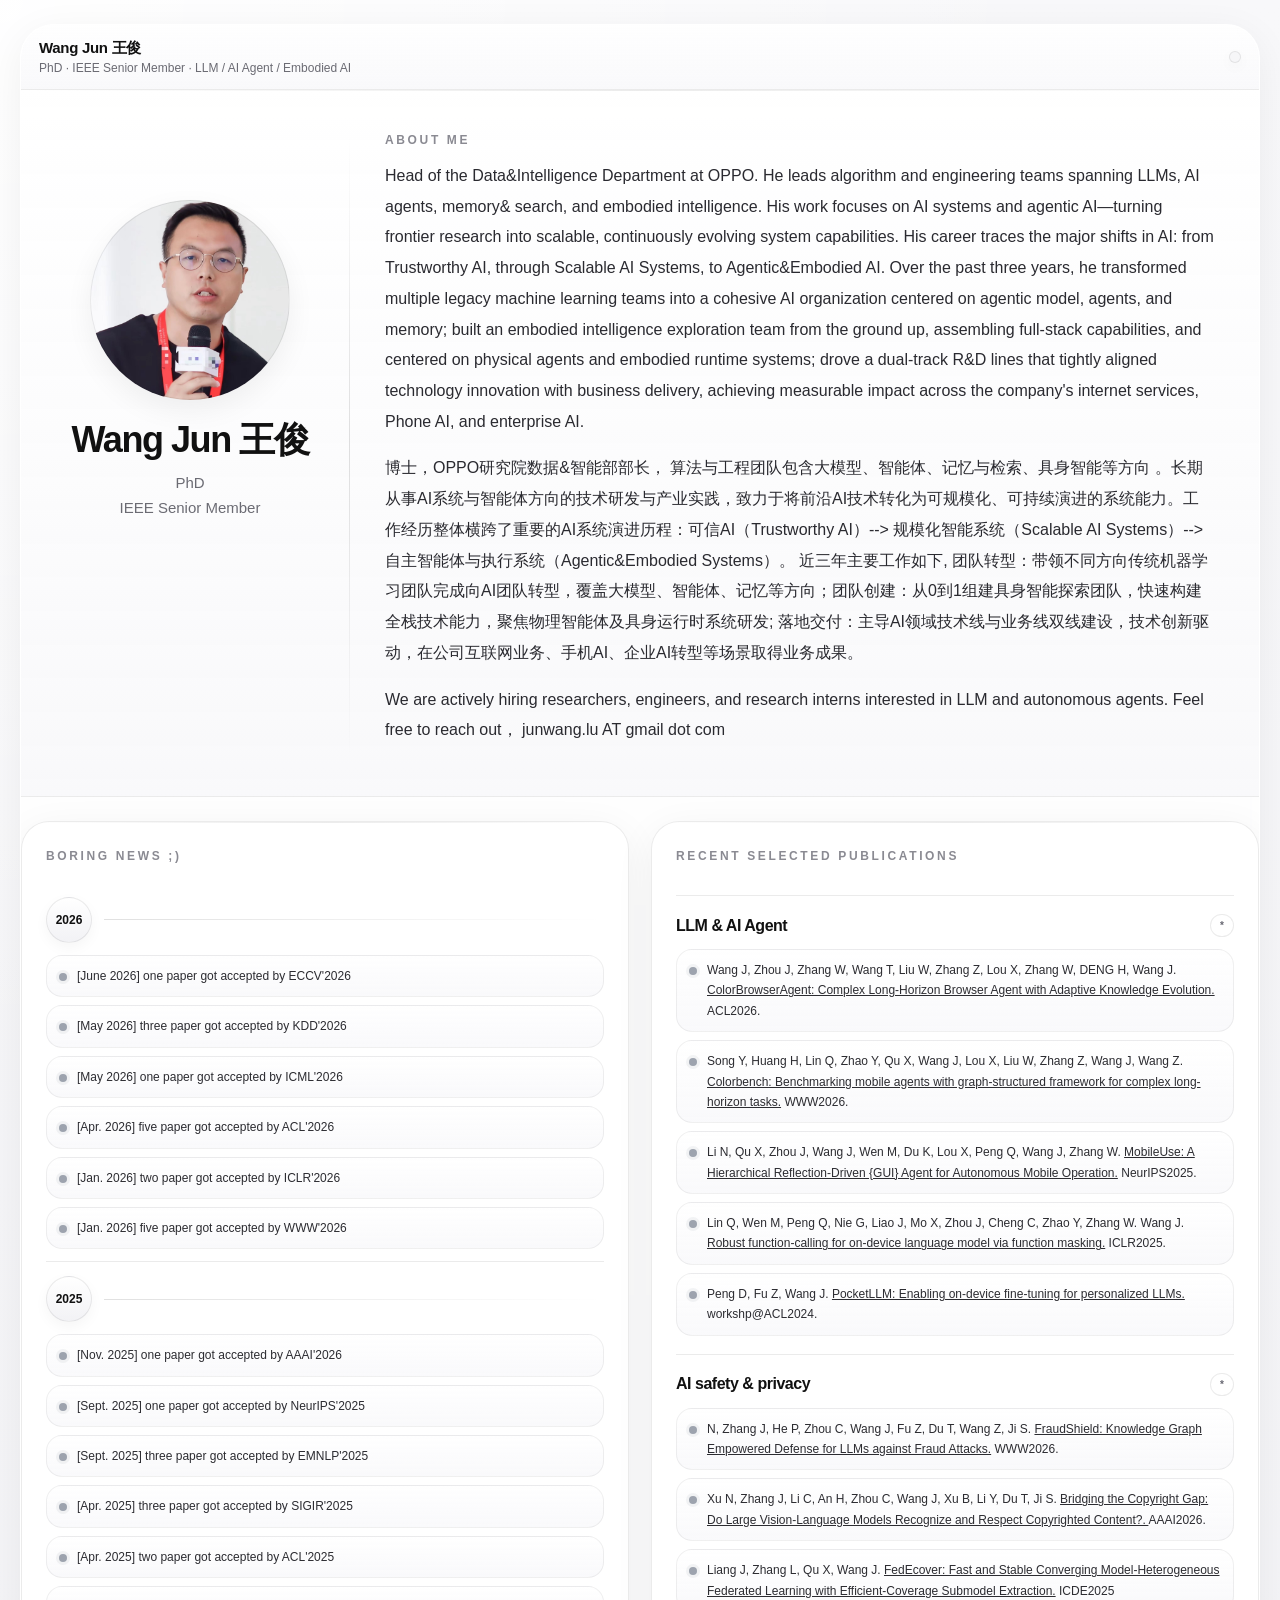
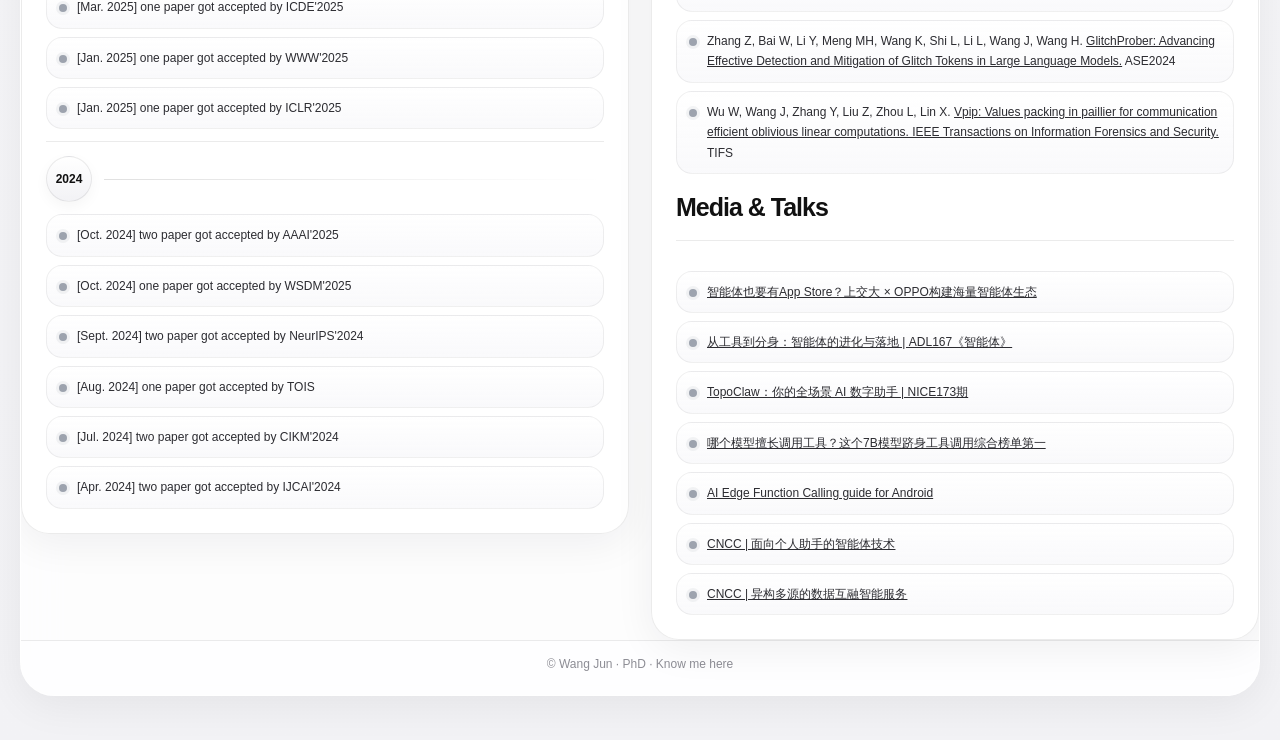
<file: index.html>
<!DOCTYPE html>
<html lang="zh-CN">
<head>
  <meta charset="UTF-8" />
  <meta name="viewport" content="width=device-width, initial-scale=1.0" />
  <title>Wang Jun 王俊</title>
  <meta name="description" content="Wang Jun 王俊，PhD，IEEE Senior Member" />
  <style>
    :root {
      --bg: #f5f5f7;
      --panel: rgba(255, 255, 255, 0.82);
      --panel-strong: rgba(255, 255, 255, 0.92);
      --line: rgba(0, 0, 0, 0.08);
      --line-strong: rgba(0, 0, 0, 0.12);
      --text: #111111;
      --subtext: #6b6b73;
      --shadow: 0 10px 40px rgba(0, 0, 0, 0.06);
      --radius: 28px;
      --max-width: 1240px;
    }

    * { box-sizing: border-box; }
    html { scroll-behavior: smooth; }
    body {
      margin: 0;
      background:
        radial-gradient(circle at top left, rgba(255,255,255,0.95), transparent 40%),
        linear-gradient(180deg, #f8f8fa 0%, #f2f2f5 100%);
      color: var(--text);
      font-family: -apple-system, BlinkMacSystemFont, "SF Pro Display", "PingFang SC", "Helvetica Neue", sans-serif;
      -webkit-font-smoothing: antialiased;
      text-rendering: optimizeLegibility;
    }

    a { color: inherit; text-decoration: none; }
    button { font: inherit; }

    .container {
      width: min(var(--max-width), calc(100% - 32px));
      margin: 24px auto 44px;
    }

    .shell {
      border-radius: 34px;
      background: var(--panel);
      backdrop-filter: blur(18px);
      -webkit-backdrop-filter: blur(18px);
      border: 1px solid rgba(255,255,255,0.75);
      box-shadow: var(--shadow);
      overflow: hidden;
    }

    .topbar {
      position: sticky;
      top: 0;
      z-index: 20;
      display: flex;
      justify-content: space-between;
      align-items: center;
      gap: 16px;
      padding: 14px 18px;
      border-bottom: 1px solid var(--line);
      background: linear-gradient(180deg, rgba(255,255,255,0.94), rgba(248,248,250,0.84));
      backdrop-filter: blur(16px);
      -webkit-backdrop-filter: blur(16px);
    }

    .brand {
      min-width: 0;
      display: flex;
      flex-direction: column;
      gap: 3px;
    }

    .brand-title {
      font-size: 15px;
      font-weight: 700;
      letter-spacing: -0.02em;
      white-space: nowrap;
      overflow: hidden;
      text-overflow: ellipsis;
    }

    .brand-subtitle {
      font-size: 12px;
      color: var(--subtext);
      white-space: nowrap;
      overflow: hidden;
      text-overflow: ellipsis;
    }

    .tabs {
      display: inline-flex;
      gap: 6px;
      padding: 5px;
      border-radius: 999px;
      border: 1px solid rgba(0,0,0,0.08);
      background: rgba(245,245,247,0.86);
      box-shadow: 0 4px 14px rgba(0,0,0,0.04);
      flex: 0 0 auto;
    }

    .tab {
      appearance: none;
      border: 0;
      background: transparent;
      padding: 10px 16px;
      border-radius: 999px;
      color: #5f5f6b;
      font-size: 13px;
      font-weight: 700;
      cursor: pointer;
      transition: transform 0.18s ease, background 0.18s ease, color 0.18s ease, box-shadow 0.18s ease;
    }

    .tab:hover { transform: translateY(-1px); }

    .tab.active {
      background: #ffffff;
      color: #111111;
      box-shadow: 0 4px 12px rgba(0,0,0,0.05);
    }

    .section {
      display: none;
      animation: fadeIn 0.24s ease;
    }

    .section.active { display: block; }

    @keyframes fadeIn {
      from { opacity: 0; transform: translateY(6px); }
      to { opacity: 1; transform: translateY(0); }
    }

    .hero {
      position: relative;
      padding: 40px 44px 34px;
      background: linear-gradient(180deg, rgba(255,255,255,0.96) 0%, rgba(248,248,250,0.88) 100%);
      border-bottom: 1px solid var(--line);
    }

    .hero::before {
      content: "";
      position: absolute;
      left: 0; right: 0; top: 0;
      height: 1px;
      background: linear-gradient(90deg, transparent, rgba(0,0,0,0.08), transparent);
    }

    .hero-grid {
      display: grid;
      grid-template-columns: 250px 1fr;
      gap: 34px;
      align-items: start;
    }

    .profile {
      margin-top: 70px;
      display: flex;
      flex-direction: column;
      align-items: center;
      text-align: center;
    }

    .avatar {
      width: 198px;
      aspect-ratio: 1 / 1;
      border-radius: 30px;
      border: 1px solid rgba(0,0,0,0.08);
      background: linear-gradient(145deg, #e8edf3, #d8dee7);
      position: relative;
      overflow: hidden;
      box-shadow: 0 10px 28px rgba(0,0,0,0.06);
    }

    .avatar {
      width: 200px;
      height: 200px;
      border-radius: 50%;
      position: relative;
      overflow: hidden;
      background-image: url("jun.jpg");
      background-size: cover;
      background-position: center;
     background-repeat: no-repeat;
    }

    .name {
      margin-top: 20px;
      font-size: 36px;
      font-weight: 700;
      letter-spacing: -0.04em;
      line-height: 1.1;
    }

    .title {
      margin-top: 10px;
      color: var(--subtext);
      font-size: 15px;
      line-height: 1.7;
    }

    .intro {
      position: relative;
      padding-left: 36px;
    }

    .intro::before {
      content: "";
      position: absolute;
      left: 0;
      top: 4px;
      bottom: 4px;
      width: 1px;
      background: linear-gradient(180deg, transparent, rgba(0,0,0,0.12), transparent);
    }

    .section-tag {
      display: inline-block;
      margin-bottom: 14px;
      font-size: 12px;
      letter-spacing: 0.22em;
      text-transform: uppercase;
      color: #8a8a92;
      font-weight: 700;
    }

    .intro h1 {
      margin: 0 0 22px;
      font-size: 38px;
      line-height: 1.08;
      letter-spacing: -0.05em;
      font-weight: 700;
    }

    .intro p {
      margin: 0 0 16px;
      color: #2a2a30;
      font-size: 16px;
      line-height: 1.92;
      max-width: 980px;
    }

    .content-grid {
      margin-top: 24px;
      display: grid;
      grid-template-columns: 1fr 1fr;
      gap: 22px;
      align-items: start;
    }

    .card {
      background: var(--panel-strong);
      border-radius: var(--radius);
      border: 1px solid var(--line);
      box-shadow: var(--shadow);
      padding: 24px;
      position: relative;
      overflow: hidden;
    }

    .card::before {
      content: "";
      position: absolute;
      top: 0;
      left: 0;
      right: 0;
      height: 1px;
      background: linear-gradient(90deg, transparent, rgba(0,0,0,0.08), transparent);
    }

    .card h2 {
      margin: 0;
      font-size: 25px;
      letter-spacing: -0.04em;
      font-weight: 700;
    }

    .card-subtitle {
      margin-top: 8px;
      color: var(--subtext);
      font-size: 13px;
      line-height: 1.65;
    }

    .timeline {
      margin-top: 20px;
      display: grid;
      gap: 12px;
    }

    .year-block {
      padding-top: 14px;
      border-top: 1px solid rgba(0,0,0,0.08);
    }

    .year-block:first-child {
      padding-top: 0;
      border-top: none;
    }

    .year-title {
      display: flex;
      align-items: center;
      gap: 12px;
      margin-bottom: 12px;
    }

    .year-badge {
      width: 46px;
      height: 46px;
      border-radius: 50%;
      display: flex;
      align-items: center;
      justify-content: center;
      background: linear-gradient(180deg, #ffffff, #f2f2f5);
      border: 1px solid rgba(0,0,0,0.08);
      font-size: 12px;
      font-weight: 700;
      box-shadow: 0 5px 14px rgba(0,0,0,0.04);
      flex: 0 0 auto;
    }

    .year-line {
      flex: 1;
      height: 1px;
      background: linear-gradient(90deg, rgba(0,0,0,0.12), transparent);
    }

    .news-list,
    .pub-list,
    .blog-list {
      list-style: none;
      padding: 0;
      margin: 0;
      display: flex;
      flex-direction: column;
      gap: 8px;
    }

    .news-item,
    .pub-item,
    .blog-item {
      display: flex;
      align-items: flex-start;
      gap: 10px;
      padding: 10px 12px;
      border-radius: 16px;
      background: linear-gradient(180deg, rgba(255,255,255,0.98), rgba(249,249,251,0.95));
      border: 1px solid rgba(0,0,0,0.06);
      transition: transform 0.18s ease, background 0.18s ease;
    }

    .news-item:hover,
    .pub-item:hover,
    .blog-item:hover {
      transform: translateY(-1px);
      background: #ffffff;
    }

    .dot {
      width: 8px;
      height: 8px;
      border-radius: 50%;
      background: #9da3ae;
      margin-top: 7px;
      flex-shrink: 0;
      box-shadow: 0 0 0 3px rgba(157,163,174,0.12);
    }

    .item-text {
      font-size: 12px;
      line-height: 1.7;
      color: #2c2c31;
      word-break: break-word;
    }

    .publication-group {
      margin-top: 18px;
      padding-top: 18px;
      border-top: 1px solid rgba(0,0,0,0.08);
    }

    .publication-group:first-of-type {
      margin-top: 18px;
      padding-top: 0;
      border-top: none;
    }

    .publication-title {
      display: flex;
      align-items: center;
      justify-content: space-between;
      gap: 12px;
      margin-bottom: 12px;
    }

    .publication-title h3 {
      margin: 0;
      font-size: 16px;
      line-height: 1.35;
      letter-spacing: -0.03em;
      font-weight: 700;
    }

    .badge {
      font-size: 10px;
      padding: 5px 9px;
      border-radius: 999px;
      border: 1px solid rgba(0,0,0,0.08);
      background: rgba(255,255,255,0.86);
      color: #666670;
      font-weight: 600;
      white-space: nowrap;
      flex: 0 0 auto;
    }

    .blog-grid {
      margin-top: 24px;
      display: grid;
      gap: 18px;
    }

    .blog-card {
      background: var(--panel-strong);
      border-radius: var(--radius);
      border: 1px solid var(--line);
      box-shadow: var(--shadow);
      padding: 24px;
      position: relative;
      overflow: hidden;
    }

    .blog-card::before {
      content: "";
      position: absolute;
      top: 0;
      left: 0;
      right: 0;
      height: 1px;
      background: linear-gradient(90deg, transparent, rgba(0,0,0,0.08), transparent);
    }

    .blog-meta-row {
      display: flex;
      align-items: center;
      gap: 10px;
      flex-wrap: wrap;
      margin-bottom: 10px;
    }

    .blog-year {
      font-size: 12px;
      color: #8a8a92;
      font-weight: 700;
      letter-spacing: 0.08em;
      text-transform: uppercase;
    }

    .blog-title {
      margin: 0;
      font-size: 18px;
      line-height: 1.35;
      letter-spacing: -0.03em;
      font-weight: 700;
    }

    .blog-excerpt {
      margin-top: 10px;
      font-size: 14px;
      line-height: 1.88;
      color: #2a2a30;
      max-width: 74ch;
      white-space: pre-wrap;
      word-break: break-word;
    }

    .blog-tags {
      display: flex;
      flex-wrap: wrap;
      gap: 8px;
      margin-top: 14px;
    }

    .chip {
      display: inline-flex;
      align-items: center;
      padding: 6px 10px;
      border-radius: 999px;
      border: 1px solid rgba(0,0,0,0.08);
      background: rgba(250,250,252,0.96);
      color: #666670;
      font-size: 11px;
      font-weight: 600;
      white-space: nowrap;
    }

    .footer {
      padding: 16px 24px 24px;
      color: #8d8d95;
      font-size: 12px;
      text-align: center;
      border-top: 1px solid var(--line);
      background: rgba(255,255,255,0.52);
    }

    @media (max-width: 980px) {
      .topbar {
        flex-direction: column;
        align-items: stretch;
      }

      .tabs {
        width: 100%;
        justify-content: space-between;
      }

      .tab {
        width: 50%;
      }

      .hero {
        grid-template-columns: 1fr;
        gap: 28px;
        padding: 28px;
      }

      .intro {
        padding-left: 0;
      }

      .intro::before {
        display: none;
      }

      .content-grid {
        grid-template-columns: 1fr;
      }

      .blog-grid {
        gap: 14px;
      }
    }

    @media (max-width: 640px) {
      .container {
        width: calc(100% - 16px);
        margin-top: 8px;
      }

      .shell {
        border-radius: 24px;
      }

      .hero,
      .card,
      .blog-card {
        border-radius: 22px;
      }

      .hero {
        padding: 20px;
      }

      .card,
      .blog-card {
        padding: 18px;
      }

      .name {
        font-size: 30px;
      }

      .intro h1 {
        font-size: 28px;
      }

      .intro p {
        font-size: 15px;
        line-height: 1.85;
      }

      .card h2 {
        font-size: 22px;
      }

      .publication-title h3 {
        font-size: 15px;
      }

      .blog-title {
        font-size: 16px;
      }

      .item-text {
        font-size: 11.5px;
      }

      .brand-title {
        font-size: 14px;
      }

      .brand-subtitle {
        font-size: 11px;
      }
    }
  </style>
</head>
<body>
  <div class="container">
    <div class="shell">
      <header class="topbar">
        <div class="brand">
          <div class="brand-title">Wang Jun 王俊</div>
          <div class="brand-subtitle">PhD · IEEE Senior Member · LLM / AI Agent / Embodied AI</div>
        </div>
        <div class="tabs" role="tablist" aria-label="页面切换">
          <!-- <button class="tab active" id="tab-home" role="tab" aria-selected="true" aria-controls="home-section" data-target="home-section">about me</button>-->
          <!-- <button class="tab" id="tab-blog" role="tab" aria-selected="false" aria-controls="blog-section" data-target="blog-section">Blog</button> -->
        </div>
      </header>

      <section id="home-section" class="section active" role="tabpanel" aria-labelledby="tab-home">
        <section class="hero">
          <div class="hero-grid">
            <div class="profile">
              <div class="avatar" aria-label="profile"></div>
              <div class="name">Wang Jun 王俊</div>
              <div class="title">PhD<br />IEEE Senior Member</div>
            </div>

            <div class="intro">
              <div class="section-tag">about me</div>
              <!-- <h1>AI 系统 · 智能体 · 具身智能</h1> -->
              <p>Head of the Data&Intelligence Department at OPPO. He leads algorithm and engineering teams spanning LLMs, AI agents, memory& search, and embodied intelligence. His work focuses on AI systems and agentic AI—turning frontier research into scalable, continuously evolving system capabilities. His career traces the major shifts in AI: from Trustworthy AI, through Scalable AI Systems, to Agentic&Embodied AI. Over the past three years, he transformed multiple legacy machine learning teams into a cohesive AI organization centered on agentic model, agents, and memory; built an embodied intelligence exploration team from the ground up, assembling full-stack capabilities,  and centered  on physical agents and embodied runtime systems; drove a dual-track R&D lines that tightly aligned technology innovation with business delivery, achieving measurable impact across the company's internet services, Phone AI, and enterprise AI. </p>
              <p>博士，OPPO研究院数据&智能部部长， 算法与工程团队包含大模型、智能体、记忆与检索、具身智能等方向 。长期从事AI系统与智能体方向的技术研发与产业实践，致力于将前沿AI技术转化为可规模化、可持续演进的系统能力。工作经历整体横跨了重要的AI系统演进历程：可信AI（Trustworthy AI）--> 规模化智能系统（Scalable AI Systems）-->自主智能体与执行系统（Agentic&Embodied Systems）。 近三年主要工作如下, 团队转型：带领不同方向传统机器学习团队完成向AI团队转型，覆盖大模型、智能体、记忆等方向；团队创建：从0到1组建具身智能探索团队，快速构建全栈技术能力，聚焦物理智能体及具身运行时系统研发; 落地交付：主导AI领域技术线与业务线双线建设，技术创新驱动，在公司互联网业务、手机AI、企业AI转型等场景取得业务成果。</p>
              <p>We are actively hiring researchers, engineers, and research interns interested in LLM and autonomous agents. Feel free to reach out， junwang.lu AT gmail dot  com</p>
            </div>
          </div>
        </section>

        <section class="content-grid">
          <div class="card">
            <div class="section-tag">Boring News ;) </div>
            <div class="timeline">
              <div class="year-block">
                <div class="year-title"><div class="year-badge">2026</div><div class="year-line"></div></div>
                <ul class="news-list">
                  <li class="news-item"><span class="dot"></span><span class="item-text">[June 2026] one paper got accepted by ECCV'2026</span></li>
                  <li class="news-item"><span class="dot"></span><span class="item-text">[May 2026] three paper got accepted by KDD'2026</span></li>
                  <li class="news-item"><span class="dot"></span><span class="item-text">[May 2026] one paper got accepted by ICML'2026</span></li>
                  <li class="news-item"><span class="dot"></span><span class="item-text">[Apr. 2026] five paper got accepted by ACL'2026</span></li>
                  <li class="news-item"><span class="dot"></span><span class="item-text">[Jan. 2026] two paper got accepted by ICLR'2026</span></li>
                  <li class="news-item"><span class="dot"></span><span class="item-text">[Jan. 2026] five paper got accepted by WWW'2026</span></li>
                </ul>
              </div>

              <div class="year-block">
                <div class="year-title"><div class="year-badge">2025</div><div class="year-line"></div></div>
                <ul class="news-list">
                  <li class="news-item"><span class="dot"></span><span class="item-text">[Nov. 2025] one paper got accepted by AAAI'2026</span></li>
                  <li class="news-item"><span class="dot"></span><span class="item-text">[Sept. 2025] one paper got accepted by NeurIPS'2025</span></li>
                  <li class="news-item"><span class="dot"></span><span class="item-text">[Sept. 2025] three paper got accepted by EMNLP'2025</span></li>
                  <li class="news-item"><span class="dot"></span><span class="item-text">[Apr. 2025] three paper got accepted by SIGIR'2025</span></li>
                  <li class="news-item"><span class="dot"></span><span class="item-text">[Apr. 2025] two paper got accepted by ACL'2025</span></li>
                  <li class="news-item"><span class="dot"></span><span class="item-text">[Mar. 2025] one paper got accepted by ICDE'2025</span></li>
                  <li class="news-item"><span class="dot"></span><span class="item-text">[Jan. 2025] one paper got accepted by WWW'2025</span></li>
                  <li class="news-item"><span class="dot"></span><span class="item-text">[Jan. 2025] one paper got accepted by ICLR'2025</span></li>
                </ul>
              </div>

              <div class="year-block">
                <div class="year-title"><div class="year-badge">2024</div><div class="year-line"></div></div>
                <ul class="news-list">
                  <li class="news-item"><span class="dot"></span><span class="item-text">[Oct. 2024] two paper got accepted by AAAI'2025</span></li>
                  <li class="news-item"><span class="dot"></span><span class="item-text">[Oct. 2024] one paper got accepted by WSDM'2025</span></li>
                  <li class="news-item"><span class="dot"></span><span class="item-text">[Sept. 2024] two paper got accepted by NeurIPS'2024</span></li>
                  <li class="news-item"><span class="dot"></span><span class="item-text">[Aug. 2024] one paper got accepted by TOIS</span></li>
                  <li class="news-item"><span class="dot"></span><span class="item-text">[Jul. 2024] two paper got accepted by CIKM'2024</span></li>
                  <li class="news-item"><span class="dot"></span><span class="item-text">[Apr. 2024] two paper got accepted by IJCAI'2024</span></li>
                </ul>
              </div>
            </div>
          </div>

          <div class="card">
            <div class="section-tag">Recent Selected Publications</div>
            <div class="publication-group">
              <div class="publication-title">
                <h3>LLM & AI Agent</h3>
                <div class="badge">*</div>
              </div>
              <ul class="pub-list">
                <li class="pub-item"><span class="dot"></span><span class="item-text">Wang J, Zhou J, Zhang W, Wang T, Liu W, Zhang Z, Lou X, Zhang W, DENG H, Wang J. <a href="https://arxiv.org/abs/2601.07262" style="text-decoration: underline;">ColorBrowserAgent: Complex Long-Horizon Browser Agent with Adaptive Knowledge Evolution.</a> ACL2026.</span></li>
                 <li class="pub-item"><span class="dot"></span><span class="item-text">Song Y, Huang H, Lin Q, Zhao Y, Qu X, Wang J, Lou X, Liu W, Zhang Z, Wang J, Wang Z. <a href="https://github.com/MadeAgents/ColorBench/tree/main" style="text-decoration: underline;">Colorbench: Benchmarking mobile agents with graph-structured framework for complex long-horizon tasks.</a>  WWW2026.</span></li>
                <li class="pub-item"><span class="dot"></span><span class="item-text">Li N, Qu X, Zhou J, Wang J, Wen M, Du K, Lou X, Peng Q, Wang  J,  Zhang W. <a href="https://github.com/MadeAgents/mobile-use" style="text-decoration: underline;">MobileUse: A Hierarchical Reflection-Driven {GUI} Agent for Autonomous Mobile Operation.</a> NeurIPS2025.</span></li>
                <li class="pub-item"><span class="dot"></span><span class="item-text">Lin Q, Wen M, Peng Q, Nie G, Liao J, Mo X, Zhou J, Cheng C, Zhao Y, Zhang W. Wang J. <a href="https://github.com/MadeAgents/Hammer" style="text-decoration: underline;">Robust function-calling for on-device language model via function masking.</a> ICLR2025.</span></li>
                <li class="pub-item"><span class="dot"></span><span class="item-text">Peng D, Fu Z, Wang J. <a href="https://github.com/MadeAgents/Hammer" style="text-decoration: underline;">PocketLLM: Enabling on-device fine-tuning for personalized LLMs.</a> workshp@ACL2024.
</span></li>
              </ul>
            </div>

            <div class="publication-group">
              <div class="publication-title">
                <h3>AI safety & privacy</h3>
                <div class="badge">*</div>
              </div>
              <ul class="pub-list">
                <li class="pub-item"><span class="dot"></span><span class="item-text">N, Zhang J, He P, Zhou C, Wang J, Fu Z, Du T, Wang Z, Ji S. <a href="https://arxiv.org/abs/2601.22485" style="text-decoration: underline;">FraudShield: Knowledge Graph Empowered Defense for LLMs against Fraud Attacks.</a> WWW2026.</span></li>
                <li class="pub-item"><span class="dot"></span><span class="item-text">Xu N, Zhang J, Li C, An H, Zhou C, Wang J, Xu B, Li Y, Du T, Ji S. <a href="https://arxiv.org/abs/2512.21871" style="text-decoration: underline;">Bridging the Copyright Gap: Do Large Vision-Language Models Recognize and Respect Copyrighted Content?. </a> AAAI2026.</span></li>
                <li class="pub-item"><span class="dot"></span><span class="item-text">Liang J, Zhang L, Qu X, Wang J. <a href="https://ieeexplore.ieee.org/document/11113012" style="text-decoration: underline;">FedEcover: Fast and Stable Converging Model-Heterogeneous Federated Learning with Efficient-Coverage Submodel Extraction.</a> ICDE2025</span></li>
                <li class="pub-item"><span class="dot"></span><span class="item-text">Zhang Z, Bai W, Li Y, Meng MH, Wang K, Shi L, Li L, Wang J, Wang H. <a href="https://ieeexplore.ieee.org/document/11113012" style="text-decoration: underline;">GlitchProber: Advancing Effective Detection and Mitigation of Glitch Tokens in Large Language Models.</a> ASE2024</span></li>
                 <li class="pub-item"><span class="dot"></span><span class="item-text">Wu W, Wang J, Zhang Y, Liu Z, Zhou L, Lin X. <a href="https://ieeexplore.ieee.org/document/10167664" style="text-decoration: underline;">Vpip: Values packing in paillier for communication efficient oblivious linear computations. IEEE Transactions on Information Forensics and Security.</a> TIFS</span></li>
              </ul>
            </div>
              <h3>  </h3>
            <h2>Media & Talks</h2>
            <div class="publication-group">
              <div class="publication-title">
              </div>
              <ul class="pub-list">
                <li class="pub-item"><span class="dot"></span><span class="item-text"><a href="https://mp.weixin.qq.com/s/18OetWPdHNgy-bIHZ0YW5Q" style="text-decoration: underline;">智能体也要有App Store？上交大 × OPPO构建海量智能体生态</a></span></li>
                <li class="pub-item"><span class="dot"></span><span class="item-text"><a href="https://mp.weixin.qq.com/s/QTYROZutZbiqBJO9f6L9Dw" style="text-decoration: underline;">从工具到分身：智能体的进化与落地 | ADL167《智能体》</a></span></li>
                <li class="pub-item"><span class="dot"></span><span class="item-text"><a href="https://mp.weixin.qq.com/s/QZz5SM8ZwyJ63qp7iZkTPg" style="text-decoration: underline;">TopoClaw：你的全场景 AI 数字助手  | NICE173期 </a></span></li>
                 <li class="pub-item"><span class="dot"></span><span class="item-text"><a href="https://mp.weixin.qq.com/s/YsjjaTdDNWsoLXhr7mGOpQ" style="text-decoration: underline;">哪个模型擅长调用工具？这个7B模型跻身工具调用综合榜单第一 </a></span></li>
                <li class="pub-item"><span class="dot"></span><span class="item-text"><a href="https://ai.google.dev/edge/mediapipe/solutions/genai/function_calling/android" style="text-decoration: underline;">AI Edge Function Calling guide for Android</a></span></li>
                <li class="pub-item"><span class="dot"></span><span class="item-text"><a href="https://mp.weixin.qq.com/s/Dl6-jowGAM1AgMecNeRAkQ" style="text-decoration: underline;">CNCC | 面向个人助手的智能体技术</a></span></li>
                 <li class="pub-item"><span class="dot"></span><span class="item-text"><a href="qq.com/s/mkrFZXp5Qx-wvsCjlgs2tg" style="text-decoration: underline;">CNCC | 异构多源的数据互融智能服务</a></span></li>

              </ul>
            </div>

          </div>
        </section>
      </section>

      <section id="blog-section" class="section" role="tabpanel" aria-labelledby="tab-blog">
        <section class="hero">
          <div class="section-tag">Blog</div>
        </section>

        <section class="content-grid" style="grid-template-columns: 1fr;">
          <div class="blog-grid">
            <article class="blog-card">
              <div class="blog-meta-row">
                <div class="blog-year">2026 ·  01</div>
                <span class="badge">AI Runtime</span>
              </div>
              <h3 class="blog-title">为什么 AI 系统的竞争点不只是模型，而是运行时</h3>
              <div class="blog-excerpt">在很多讨论里，模型能力会被放在最显眼的位置，但一旦进入真实场景，真正决定体验和价值的往往不是单点能力，而是系统级运行时：它是否能稳定接收任务、理解上下文、调度工具、处理异常、记住历史并持续优化。对于终端、企业和机器人场景，模型只是起点，运行时才是将智能变成生产力的关键层。一个足够好的运行时，决定了智能能力能否跨设备、跨场景、跨周期持续生长；而一个缺乏运行时视角的系统，即使模型看起来很强，也很难真正进入可规模化部署。</div>
              <div class="blog-tags">
                <span class="chip">系统视角</span>
                <span class="chip">智能体</span>
              </div>
            </article>

            <article class="blog-card">
              <div class="blog-meta-row">
                <div class="blog-year">2025 ·  02</div>
                <span class="badge">闭环能力</span>
              </div>
              <h3 class="blog-title">从工具智能体走向全自主决策：差的不是功能，而是闭环</h3>
              <div class="blog-excerpt">工具调用本身并不稀缺，真正稀缺的是闭环能力。一个系统要从“会用工具”进化到“能自主完成任务”，中间隔着感知、规划、执行、反馈、恢复和再规划。很多系统停留在演示阶段，原因不是缺少某个模块，而是缺少把这些模块组织成稳定闭环的能力。尤其在开放环境中，任务前提会变化，用户意图会漂移，外部工具也会失败，因此系统需要具备足够强的状态管理、错误恢复和长期执行能力。只有这样，智能体才不是一次性脚本，而是持续工作的执行者。</div>
              <div class="blog-tags">
                <span class="chip">自主决策</span>
                <span class="chip">任务闭环</span>
              </div>
            </article>

            <article class="blog-card">
              <div class="blog-meta-row">
                <div class="blog-year">2024 · 思考 03</div>
                <span class="badge">可治理性</span>
              </div>
              <h3 class="blog-title">为什么我更关心 AI 在复杂环境中的可治理性</h3>
              <div class="blog-excerpt">当 AI 从研究环境进入真实业务，它面对的不只是准确率问题，还有权限、边界、责任、可审计性和可回滚性。很多能力在实验室里很好看，但一旦进入企业或终端，就会因为缺少治理结构而变得不可用。可治理性并不是保守，而是让系统拥有可持续扩展的前提。它意味着系统知道自己在做什么、为什么做、哪里可以做、哪里不能做，以及当出错时如何收敛到安全状态。对我来说，这种能力不是附加项，而是 AI 真正规模化落地的基础。</div>
              <div class="blog-tags">
                <span class="chip">治理</span>
                <span class="chip">可信 AI</span>
              </div>
            </article>

            <article class="blog-card">
              <div class="blog-meta-row">
                <div class="blog-year">2023 · 思考 04</div>
                <span class="badge">具身智能</span>
              </div>
              <h3 class="blog-title">具身智能的关键不是“像人”，而是“能完成任务”</h3>
              <div class="blog-excerpt">对于具身智能，我更看重它是否真的能在现实世界中完成连续任务，而不是单纯像人一样运动或表达。家庭场景中的任务通常是开放的、长链路的、充满干扰的，这要求机器人不仅具备感知和运动能力，还要有计划、记忆、协调和自我修正能力。机器人如果没有稳健的任务组织能力，就很难在真实家庭中进入可用状态。因此，具身智能与智能体技术的结合，不只是技术叠加，而是面向真实任务闭环的一次系统重构。</div>
              <div class="blog-tags">
                <span class="chip">具身智能</span>
                <span class="chip">家庭机器人</span>
              </div>
            </article>
          </div>
        </section>
      </section>

      <footer class="footer">© Wang Jun · PhD · Know me here</footer>
    </div>
  </div>

  <script>
    (function () {
      const tabs = Array.from(document.querySelectorAll('.tab'));
      const sections = Array.from(document.querySelectorAll('.section'));

      function activate(targetId) {
        tabs.forEach((tab) => {
          const active = tab.dataset.target === targetId;
          tab.classList.toggle('active', active);
          tab.setAttribute('aria-selected', String(active));
        });

        sections.forEach((section) => {
          section.classList.toggle('active', section.id === targetId);
        });

        const hash = targetId === 'blog-section' ? '#blog' : '#home';
        history.replaceState(null, '', hash);
      }

      tabs.forEach((tab) => {
        tab.addEventListener('click', () => activate(tab.dataset.target));
      });

      if (location.hash === '#blog') {
        activate('blog-section');
      } else {
        activate('home-section');
      }
    })();
  </script>
</body>
</html>
</file>
